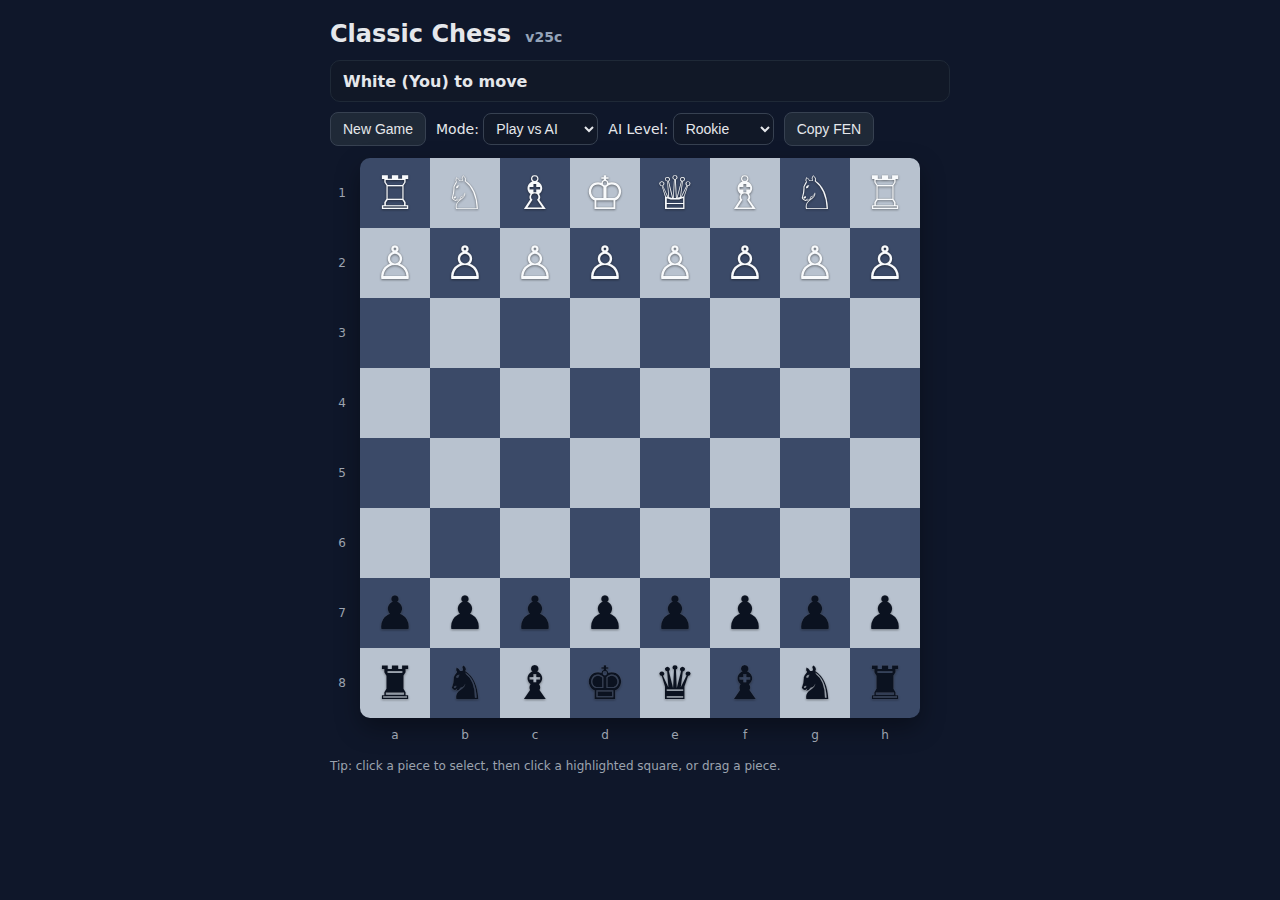
<file: index.html>
<!DOCTYPE html>
<html lang="en">
<head>
  <meta charset="UTF-8" />
  <meta name="viewport" content="width=device-width, initial-scale=1" />
  <title>Classic Chess v25c</title>
  <link rel="stylesheet" href="styles.css" />
</head>
<body>
  <div class="app">
    <h1>Classic Chess <span class="ver">v25c</span></h1>
    <div class="topbar">
      <div id="status" class="status">Loading…</div>
      <div class="controls">
        <button id="resetBtn" type="button">New Game</button>
        <label>Mode:
          <select id="modeSelect">
            <option value="human">Two Players</option>
            <option value="ai" selected>Play vs AI</option>
          </select>
        </label>
        <label id="aiLevelWrap">AI Level:
          <select id="aiLevel">
            <option value="0">Beginner</option>
            <option value="1" selected>Rookie</option>
            <option value="2">Amateur</option>
            <option value="3">Advanced</option>
            <option value="4">Pro</option>
          </select>
        </label>
        <button id="fenBtn" type="button">Copy FEN</button>
      </div>
    </div>

    <div class="board-wrap">
      <div id="board" class="board"></div>
      <div id="filesAxis" class="files-axis"></div>
      <div id="ranksAxis" class="ranks-axis"></div>
    </div>

    <div class="legend">Tip: click a piece to select, then click a highlighted square, or drag a piece.</div>
  </div>

  <!-- Promotion dialog -->
  <div id="promoBackdrop" class="promo-backdrop hidden">
    <div class="promo-dialog">
      <div class="promo-title">Promote to:</div>
      <div class="promo-choices">
        <button data-piece="q"><span class="promo-icon">♕</span><span class="promo-label">Queen</span></button>
        <button data-piece="r"><span class="promo-icon">♖</span><span class="promo-label">Rook</span></button>
        <button data-piece="b"><span class="promo-icon">♗</span><span class="promo-label">Bishop</span></button>
        <button data-piece="n"><span class="promo-icon">♘</span><span class="promo-label">Knight</span></button>
      </div>
    </div>
  </div>

  <div id="toast" class="toast hidden"></div>
  <script src="script.js"></script>
</body>
</html>
</file>
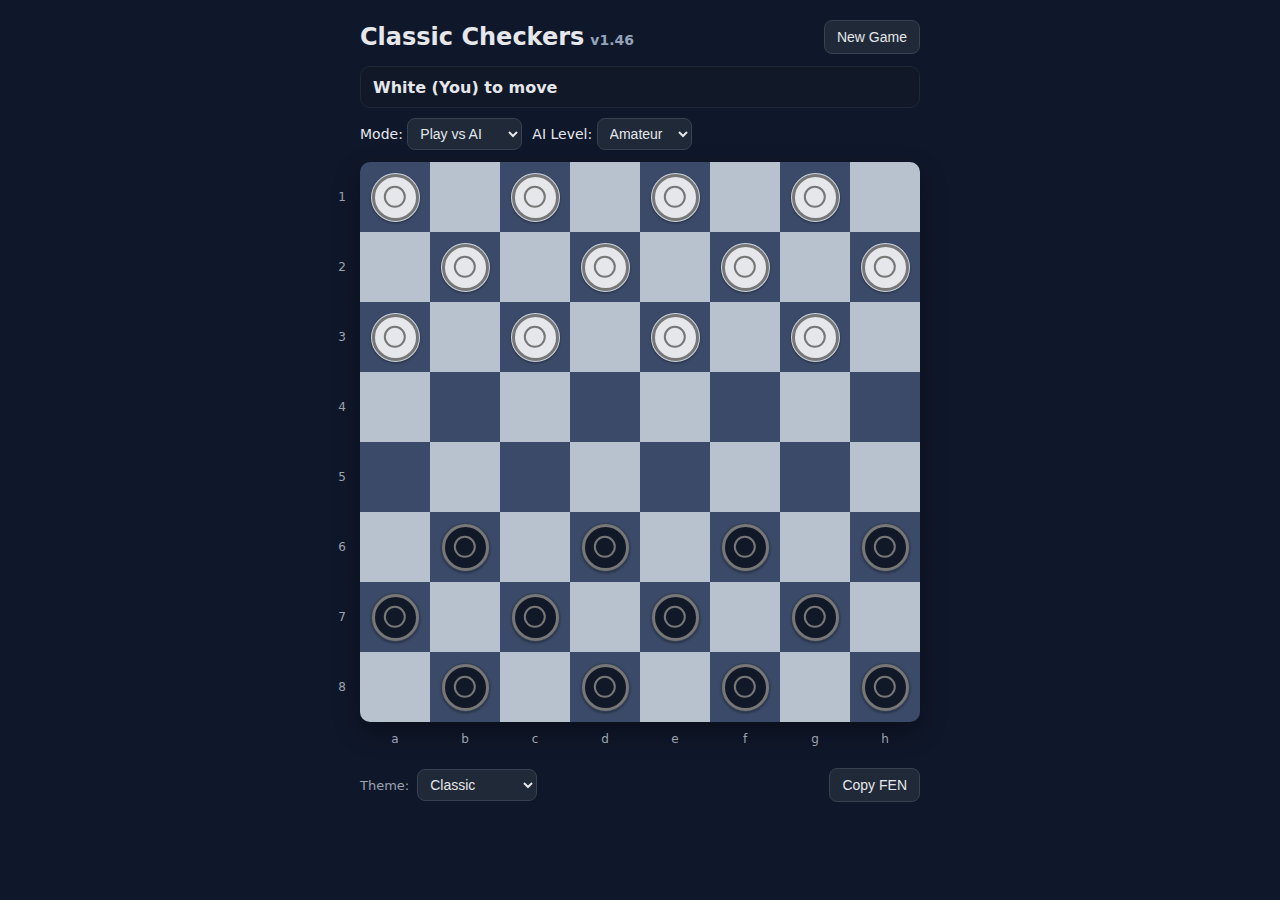
<file: CheckersGPT/index.html>
<!DOCTYPE html>
<html lang="en">
<head>
  <meta charset="UTF-8" />
  <meta name="viewport" content="width=device-width, initial-scale=1" />
  <title>Classic Checkers v1.46</title>
  <link rel="stylesheet" href="styles.css" />
</head>
<body>
  <div class="app">
    <div class="header-row">
      <h1>Classic Checkers<span class="ver">v1.46</span></h1>
      <button id="resetBtn" type="button">New Game</button>
    </div>

    <div class="topbar">
      <div id="status" class="status">Loading…</div>
      <div class="controls">
        <label>Mode:
          <select id="modeSelect">
            <option value="human">Two Players</option>
            <option value="ai" selected>Play vs AI</option>
          </select>
        </label>
        <label id="aiLevelWrap">AI Level:
          <select id="aiLevel">
            <option value="0">Beginner</option>
            <option value="1" selected>Amateur</option>
            <option value="2">Pro</option>
          </select>
        </label>
      </div>
    </div>

    <div class="board-wrap">
      <div id="board" class="board"></div>
      <div id="filesAxis" class="files-axis"></div>
      <div id="ranksAxis" class="ranks-axis"></div>
    </div>

    <div class="bottom-bar">
      <div class="theme-ctrl">
        <label for="themeSelect">Theme:</label>
        <select id="themeSelect">
          <option value="classic">Classic</option>
          <option value="emerald">Emerald</option>
          <option value="sand">Sand</option>
          <option value="mono">Monochrome</option>
          <option value="red">Red</option>
          <option value="brown">Brown</option>
          <option value="magenta">Magenta</option>
        </select>
      </div>
      <button id="fenBtn" type="button">Copy FEN</button>
    </div>
  </div>

  <!-- Promotion dialog -->
  <div id="promoBackdrop" class="promo-backdrop hidden">
    <div class="promo-dialog">
      <div class="promo-title">Promote to:</div>
      <div class="promo-choices">
        <button data-piece="q"><span class="promo-icon">♕</span><span class="promo-label">Queen</span></button>
        <button data-piece="r"><span class="promo-icon">♖</span><span class="promo-label">Rook</span></button>
        <button data-piece="b"><span class="promo-icon">♗</span><span class="promo-label">Bishop</span></button>
        <button data-piece="n"><span class="promo-icon">♘</span><span class="promo-label">Knight</span></button>
      </div>
    </div>
  </div>

  <div id="toast" class="toast hidden"></div>
  <script src="script.js"></script>
</body>
</html>
</file>
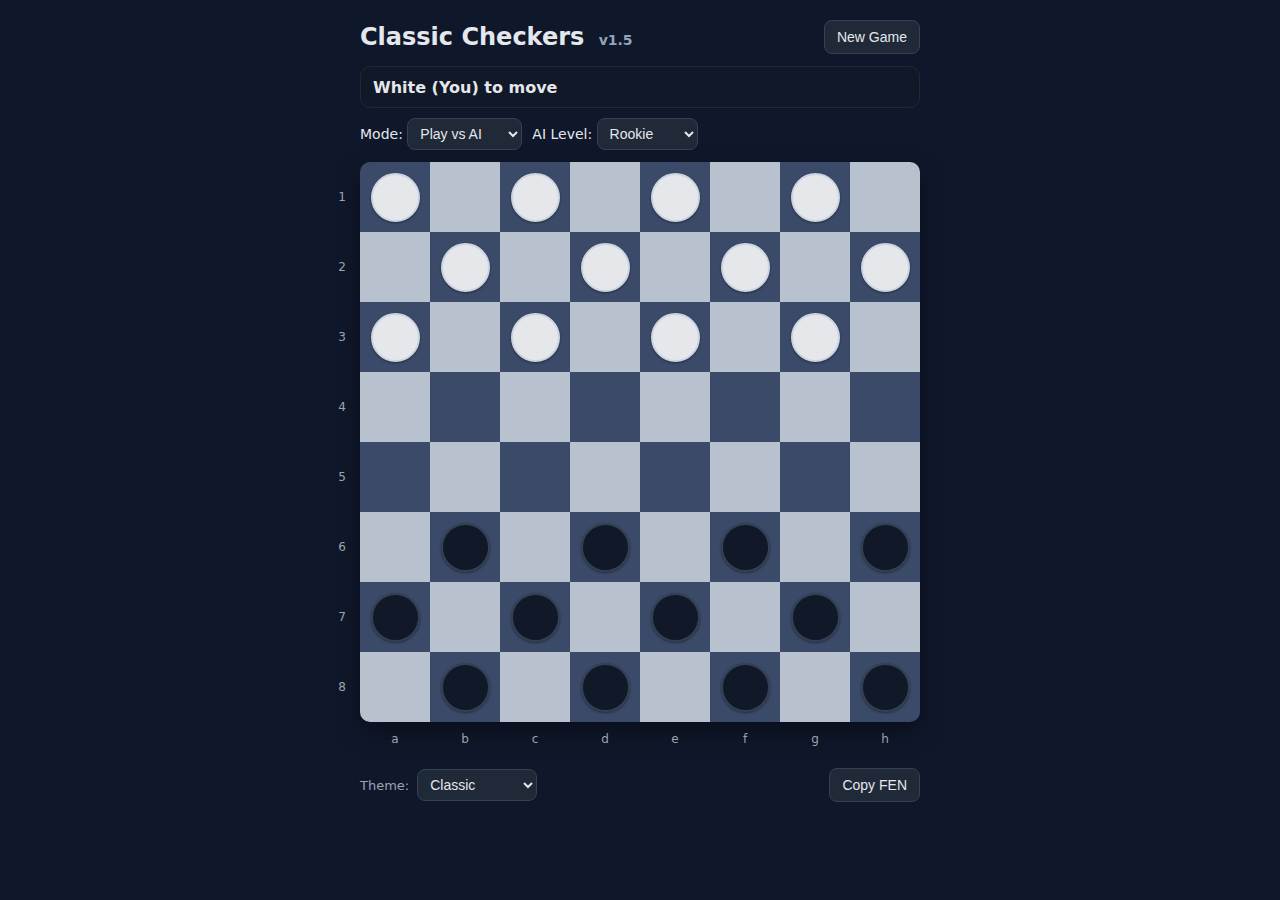
<file: js-checkers-standalone-v1.5/index.html>
<!DOCTYPE html>
<html lang="en">
<head>
  <meta charset="UTF-8" />
  <meta name="viewport" content="width=device-width, initial-scale=1" />
  <title>Classic Checkers v1.5</title>
  <link rel="stylesheet" href="styles.css" />
</head>
<body>
  <div class="app">
    <div class="header-row">
      <h1>Classic Checkers <span class="ver">v1.5</span></h1>
      <button id="resetBtn" type="button">New Game</button>
    </div>

    <div class="topbar">
      <div id="status" class="status">Loading…</div>
      <div class="controls">
        <label>Mode:
          <select id="modeSelect">
            <option value="human">Two Players</option>
            <option value="ai" selected>Play vs AI</option>
          </select>
        </label>
        <label id="aiLevelWrap">AI Level:
          <select id="aiLevel">
            <option value="0">Beginner</option>
            <option value="1" selected>Rookie</option>
            <option value="2">Amateur</option>
            <option value="3">Advanced</option>
            <option value="4">Pro</option>
          </select>
        </label>
      </div>
    </div>

    <div class="board-wrap">
      <div id="board" class="board"></div>
      <div id="filesAxis" class="files-axis"></div>
      <div id="ranksAxis" class="ranks-axis"></div>
    </div>

    <div class="bottom-bar">
      <div class="theme-ctrl">
        <label for="themeSelect">Theme:</label>
        <select id="themeSelect">
          <option value="classic">Classic</option>
          <option value="emerald">Emerald</option>
          <option value="sand">Sand</option>
          <option value="mono">Monochrome</option>
          <option value="red">Red</option>
          <option value="brown">Brown</option>
          <option value="magenta">Magenta</option>
        </select>
      </div>
      <button id="fenBtn" type="button">Copy FEN</button>
    </div>
  </div>

  <!-- Promotion dialog -->
  <div id="promoBackdrop" class="promo-backdrop hidden">
    <div class="promo-dialog">
      <div class="promo-title">Promote to:</div>
      <div class="promo-choices">
        <button data-piece="q"><span class="promo-icon">♕</span><span class="promo-label">Queen</span></button>
        <button data-piece="r"><span class="promo-icon">♖</span><span class="promo-label">Rook</span></button>
        <button data-piece="b"><span class="promo-icon">♗</span><span class="promo-label">Bishop</span></button>
        <button data-piece="n"><span class="promo-icon">♘</span><span class="promo-label">Knight</span></button>
      </div>
    </div>
  </div>

  <div id="toast" class="toast hidden"></div>
  <script src="script.js"></script>
</body>
</html>
</file>
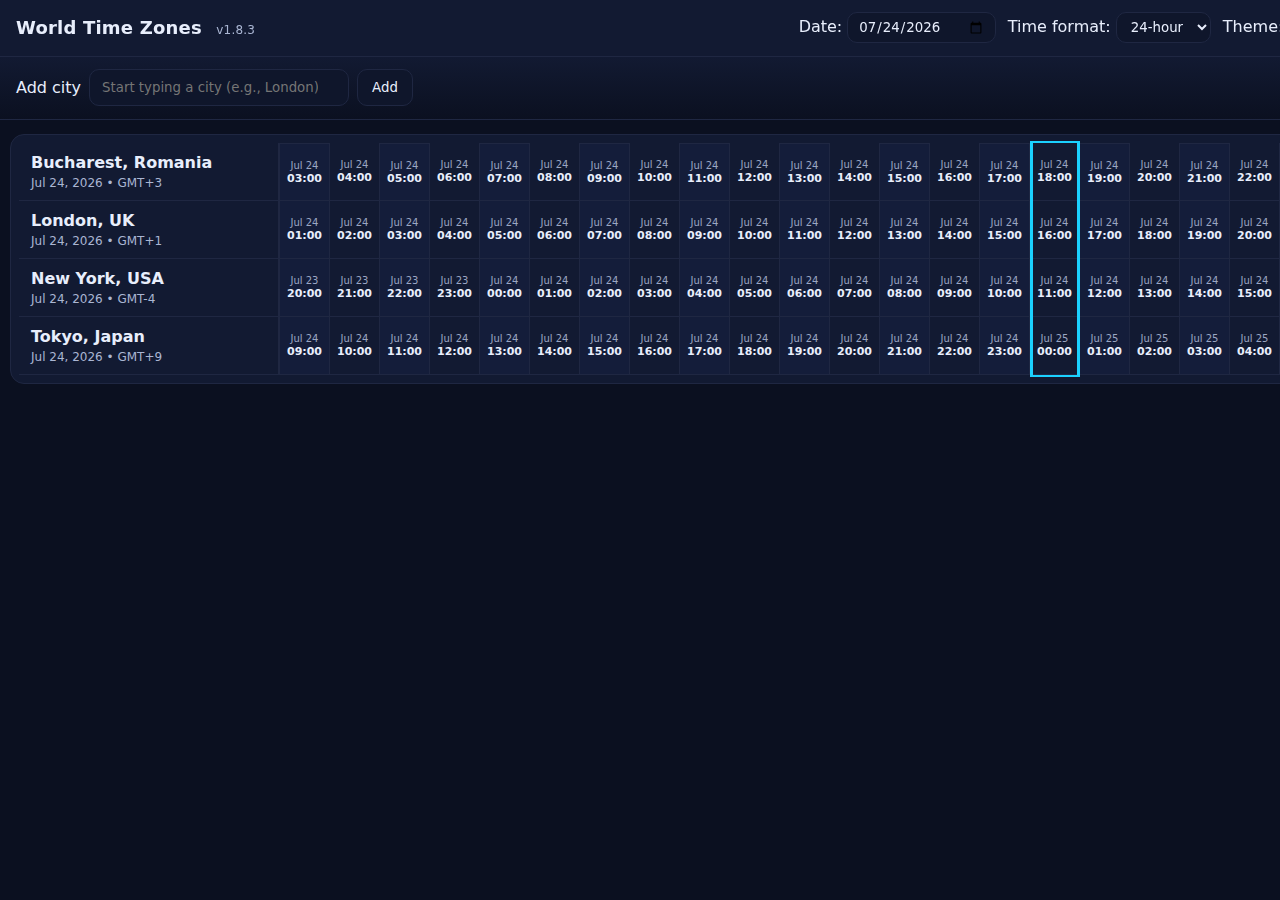
<file: WTZ/index.html>
<!DOCTYPE html>
<html lang="en" data-theme="0">
<head>
  <meta charset="UTF-8" />
  <meta name="viewport" content="width=device-width, initial-scale=1.0"/>
  <title>World Time Zones v1.8.3</title>
  <link rel="stylesheet" href="styles.css"/>
</head>
<body>
  <header class="app-header">
    <div class="maxline header-inner">
      <div class="title-wrap">
        <h1>World Time Zones <small>v1.8.3</small></h1>
      </div>
      <div class="controls">
        <label>Date:
          <input type="date" id="datePicker"/>
        </label>

        <label>Time format:
          <select id="timeFormatSelect">
            <option value="24">24-hour</option>
            <option value="12">AM/PM</option>
          </select>
        </label>

        <label>Theme:
          <select id="themeSelect">
            <option value="0">Midnight (dark)</option>
            <option value="1">Dawn (dark)</option>
            <option value="2">Solar (dark)</option>
            <option value="3">Mono (dark)</option>
            <option value="4">Pearl (light)</option>
            <option value="5">Sand (light)</option>
            <option value="6">Sky (light)</option>
            <option value="7">Paper (light)</option>
          </select>
        </label>

        <button id="resetDateBtn" title="Jump to today">Today</button>
      </div>
    </div>
  </header>

  <section class="add-city">
    <div class="maxline">
      <form id="addCityForm" autocomplete="off">
        <label for="cityInput">Add city</label>
        <input id="cityInput" list="cityList" placeholder="Start typing a city (e.g., London)" />
        <datalist id="cityList"></datalist>
        <button type="submit" class="btn-neutral">Add</button>
        <button id="customTzBtn" type="button" class="btn-neutral">Add with custom time zone</button>
      </form>
    </div>
  </section>

  <main id="gridContainer" class="grid-container">
    <div class="grid" id="timeGrid" role="table" aria-label="City time comparison grid"></div>
  </main>

  <template id="rowTemplate">
    <div class="row" role="row">
      <div class="row-header" role="rowheader">
        <div class="city-name"></div>
        <div class="city-sub"></div>
      </div>
      <div class="timeline" tabindex="0" role="grid"></div>
      <button class="remove-row" title="Remove city" aria-label="Remove">✕</button>
    </div>
  </template>

  <script>
    window.__APP_VERSION__ = "v1.8.3";
  </script>
  <script src="app.js"></script>
</body>
</html>
</file>
<file: styles.css>
:root { --board-size: clamp(340px, 64vmin, 560px); --square: calc(var(--board-size) / 8); --anim-dur: 225ms; }
* { box-sizing: border-box; } body { margin: 0; padding: 20px; background: #0f172a; color: #e5e7eb; font-family: system-ui, -apple-system, Segoe UI, Roboto, Arial, sans-serif; }
h1 { margin: 0 0 12px; font-size: 24px; font-weight: 800; } .ver { font-weight: 700; color: #94a3b8; font-size: 14px; margin-left: 6px; }
.app { max-width: calc(var(--board-size) + 60px); margin: 0 auto; } .topbar { display: grid; gap: 10px; margin-bottom: 12px; }
.status { padding: 10px 12px; background:#111827; border:1px solid #1f2937; border-radius:10px; font-weight:600; min-height: 42px; display:flex; align-items:center; }
.controls { display:flex; gap: 10px; align-items:center; flex-wrap: wrap; } button, select, label { font-size: 14px; }
button { padding: 8px 12px; border-radius:8px; border:1px solid #374151; background:#1f2937; color:#e5e7eb; cursor:pointer; } button:hover { background:#111827; }
select { padding: 6px 8px; border-radius:8px; border:1px solid #374151; background:#111827; color:#e5e7eb; }

.board-wrap{ position: relative; width: var(--board-size); margin: 0 auto; padding-bottom: 40px; }
.board{ width: var(--board-size); aspect-ratio: 1 / 1; border-radius: 10px; overflow: hidden; box-shadow: 0 10px 25px rgba(0,0,0,.35);
  display: grid; grid-template-columns: repeat(8, 1fr); grid-template-rows: repeat(8, 1fr); position: relative;}
.square { width: 100%; height: 100%; display:flex; align-items:center; justify-content:center; user-select: none; position: relative; }
.square.dark { background: #3b4a68; } .square.light { background: #b8c2cf; }

.piece { font-size: calc(var(--square) * 0.66); line-height: 1; filter: drop-shadow(0 1px 1px rgba(0,0,0,.4)); cursor: pointer; transition: transform .08s ease-in-out; }
.piece:active { transform: scale(0.96); } .piece.white { color: #f8fafc; text-shadow: 0 0 1px rgba(0,0,0,0.35); }
.piece.black { color: #0b1220; text-shadow: 0 0 1px rgba(255,255,255,0.25); }

.square.highlight-origin { box-shadow: inset 0 0 0 3px #22c55e; }
.square.highlight-move { box-shadow: inset 0 0 0 3px rgba(34,197,94,.65); }
.square.highlight-capture { box-shadow: inset 0 0 0 3px rgba(239,68,68,.8); }
.square.highlight-check { box-shadow: inset 0 0 0 4px #ef4444; }
.square.highlight-attacker { box-shadow: inset 0 0 0 4px #f59e0b; }

.promo-backdrop { position: fixed; inset: 0; background: rgba(0,0,0,.45); display:flex; align-items:center; justify-content:center; }
.promo-dialog { width: 300px; background:#111827; border: 1px solid #1f2937; border-radius: 12px; padding: 16px; }
.promo-title { font-weight: 700; margin-bottom: 10px; } .promo-choices { display: grid; grid-template-columns: repeat(4, 1fr); gap: 8px; }
.promo-choices button { padding: 10px 8px; }
.hidden { display: none !important; }

.toast { position: fixed; left: 50%; bottom: 18px; transform: translateX(-50%); background:#111827; border:1px solid #1f2937; color:#e5e7eb; padding:10px 14px; border-radius:10px; font-size:13px; box-shadow:0 6px 20px rgba(0,0,0,.35); max-width:90vw; z-index:50 }
.toast.hidden { display: none !important; }

.files-axis { position: absolute; top: calc(100% - 30px); left: 0; width: 100%; display: grid; grid-template-columns: repeat(8, 1fr); font-size: 12px; color: #9ca3af; text-align: center; pointer-events: none; }
.ranks-axis { position: absolute; left: calc(-32px); top: 0; height: var(--board-size); width: 28px; display: grid; grid-template-rows: repeat(8, 1fr); font-size: 12px; color: #9ca3af; place-items: center; pointer-events: none; }

.legend { margin-top: 1px; color:#9ca3af; font-size: 12px; }

.drag-ghost{ position: fixed; z-index: 1000; pointer-events: none; transform: translate(-50%, -50%) scale(1.08); filter: drop-shadow(0 6px 10px rgba(0,0,0,.5));}
.anim-ghost{ position: fixed; z-index: 1000; pointer-events: none; transform: translate(-50%, -50%); transition: transform var(--anim-dur) ease; will-change: transform; filter: drop-shadow(0 6px 10px rgba(0,0,0,.5));}

@media (pointer: coarse), (max-width: 820px){
  #fenBtn { display: none !important; }
}
</file>
<file: CheckersGPT/styles.css>
:root { --board-size: clamp(340px, 64vmin, 560px); --square: calc(var(--board-size) / 8); --anim-dur: 225ms; }
* { box-sizing: border-box; } body { margin: 0; padding: 20px; background: #0f172a; color: #e5e7eb; font-family: system-ui, -apple-system, Segoe UI, Roboto, Arial, sans-serif; }
/* Align containers to board width */
h1 { width: var(--board-size); margin: 0 auto 12px; font-size: 24px; font-weight: 800; }
.ver { font-weight: 700; color: #94a3b8; font-size: 14px; margin-left: 6px; }
.app { max-width: calc(var(--board-size) + 60px); margin: 0 auto; }
/* Header row: title left, New Game right */
.header-row{ width: var(--board-size); margin: 0 auto 12px; display:flex; align-items:center; justify-content:space-between; }
.header-row h1{ margin:0; width:auto; }
/* Topbar aligned to board left edge */
.topbar { width: var(--board-size); margin: 0 auto 12px; display: grid; gap: 10px; }
/* Status width aligned to board */
.status { width: 100%; margin: 0; padding: 10px 12px; background:#111827; border:1px solid #1f2937; border-radius:10px; font-weight:600; min-height: 42px; display:flex; align-items:center; }
.controls { display:flex; gap: 10px; align-items:center; flex-wrap: wrap; } button, select, label { font-size: 14px; }
button { padding: 8px 12px; border-radius:8px; border:1px solid var(--ctrl-border); background: var(--ctrl-bg); color: var(--ctrl-text); cursor:pointer; } button:hover { background: var(--ctrl-hover); }
select { padding: 6px 8px; border-radius:8px; border:1px solid var(--ctrl-border); background: var(--ctrl-bg); color: var(--ctrl-text); }

.board-wrap{ position: relative; width: var(--board-size); margin: 0 auto; padding-bottom: 40px; }
.board{ width: var(--board-size); aspect-ratio: 1 / 1; border-radius: 10px; overflow: hidden; box-shadow: 0 10px 25px rgba(0,0,0,.35);
  display: grid; grid-template-columns: repeat(8, 1fr); grid-template-rows: repeat(8, 1fr); position: relative;}
.square { width: 100%; height: 100%; display:flex; align-items:center; justify-content:center; user-select: none; position: relative; }
.square.dark { background: #3b4a68; } .square.light { background: #b8c2cf; }

.piece { font-size: calc(var(--square) * 0.66); line-height: 1; filter: drop-shadow(0 1px 1px rgba(0,0,0,.4)); cursor: pointer; transition: transform .08s ease-in-out; }
.piece:active { transform: scale(0.96); } .piece.white { color: #f8fafc; text-shadow: 0 0 1px rgba(0,0,0,0.35); }
.piece.black { color: #0b1220; text-shadow: 0 0 1px rgba(255,255,255,0.25); }

.square.highlight-origin { box-shadow: inset 0 0 0 3px #22c55e; }
.square.highlight-move { box-shadow: inset 0 0 0 3px rgba(34,197,94,.65); }
.square.highlight-capture { box-shadow: inset 0 0 0 3px rgba(239,68,68,.8); }
.square.highlight-check { box-shadow: inset 0 0 0 4px #ef4444; }
.square.highlight-attacker { box-shadow: inset 0 0 0 4px #f59e0b; }

.promo-backdrop { position: fixed; inset: 0; background: rgba(0,0,0,.45); display:flex; align-items:center; justify-content:center; }
.promo-dialog { width: 300px; background:#111827; border: 1px solid #1f2937; border-radius: 12px; padding: 16px; }
.promo-title { font-weight: 700; margin-bottom: 10px; } .promo-choices { display: grid; grid-template-columns: repeat(4, 1fr); gap: 8px; }
.promo-choices button { padding: 10px 8px; display:flex; flex-direction:column; align-items:center; gap:6px; }
.promo-icon { font-size: calc(var(--square) * 0.6); line-height: 1; }
.promo-label { font-size: 13px; }
.hidden { display: none !important; }

.toast { position: fixed; left: 50%; bottom: 18px; transform: translateX(-50%); background:#111827; border:1px solid #1f2937; color:#e5e7eb; padding:10px 14px; border-radius:10px; font-size:13px; box-shadow:0 6px 20px rgba(0,0,0,.35); max-width:90vw; z-index:50 }
.toast.hidden { display: none !important; }

.files-axis { position: absolute; top: calc(100% - 30px); left: 0; width: 100%; display: grid; grid-template-columns: repeat(8, 1fr); font-size: 12px; color: #9ca3af; text-align: center; pointer-events: none; }
.ranks-axis { position: absolute; left: calc(-32px); top: 0; height: var(--board-size); width: 28px; display: grid; grid-template-rows: repeat(8, 1fr); font-size: 12px; color: #9ca3af; place-items: center; pointer-events: none; }

.bottom-bar{ width: var(--board-size); margin: 6px auto 0; display:flex; justify-content:space-between; align-items:center; gap:12px; }
.theme-ctrl{ display:flex; align-items:center; gap:8px; }
.theme-ctrl label{ font-size: 13px; color: var(--axis-color); }

.drag-ghost{ position: fixed; z-index: 1000; pointer-events: none; transform: translate(-50%, -50%) scale(1.08); filter: drop-shadow(0 6px 10px rgba(0,0,0,.5));}
.anim-ghost{ position: fixed; z-index: 1000; pointer-events: none; transform: translate(-50%, -50%); transition: transform var(--anim-dur) ease; will-change: transform; filter: drop-shadow(0 6px 10px rgba(0,0,0,.5));}

/* === THEME VARS (same as v26) === */
:root {
  --bg: #0f172a;            /* Classic */
  --text: #e5e7eb;
  --square-light: #b8c2cf;
  --square-dark:  #3b4a68;
  --axis-color:   #9ca3af;
  --ctrl-bg:      #1f2937;
  --ctrl-border:  #374151;
  --ctrl-hover:   #111827;
  --ctrl-text:    #e5e7eb;
}
:root[data-theme="classic"] {
  --bg: #0f172a;
  --text: #e5e7eb;
  --square-light: #b8c2cf;
  --square-dark:  #3b4a68;
  --axis-color:   #9ca3af;
  --ctrl-bg:      #1f2937;
  --ctrl-border:  #374151;
  --ctrl-hover:   #111827;
  --ctrl-text:    #e5e7eb;
}
:root[data-theme="emerald"] {
  --bg: #052e2b;
  --text: #e5e7eb;
  --square-light: #a7d8c9;
  --square-dark:  #2f6f66;
  --axis-color:   #c7fff2;
  --ctrl-bg:      #1b4e48;
  --ctrl-border:  #2a6d64;
  --ctrl-hover:   #113835;
  --ctrl-text:    #e5e7eb;
}
:root[data-theme="mono"] {
  --bg: #111111;
  --text: #f1f5f9;
  --square-light: #c7c7c7;
  --square-dark:  #505050;
  --axis-color:   #a1a1aa;
  --ctrl-bg:      #2a2a2a;
  --ctrl-border:  #3a3a3a;
  --ctrl-hover:   #1a1a1a;
  --ctrl-text:    #f1f5f9;
}
:root[data-theme="sand"] {
  --bg: #b08968;
  --text: #000;
  --square-light: #f0e3c2;
  --square-dark:  #d3b58c;
  --axis-color:   #000;
  --ctrl-bg:      #9a7754;
  --ctrl-border:  #8a6a49;
  --ctrl-hover:   #835f44;
  --ctrl-text:    #000;
}
:root[data-theme="red"] {
  --bg: #2b0606;
  --text: #f2e8e8;
  --square-light: #e0a3a3;
  --square-dark:  #8b2f2f;
  --axis-color:   #f3c5c5;
  --ctrl-bg:      #732020;
  --ctrl-border:  #8b2f2f;
  --ctrl-hover:   #5a1919;
  --ctrl-text:    #f8f9fa;
}
:root[data-theme="brown"] {
  --bg: #2b1a12;
  --text: #f2ece6;
  --square-light: #c9a57a;
  --square-dark:  #8b5a2b;
  --axis-color:   #d6c4b0;
  --ctrl-bg:      #6e4524;
  --ctrl-border:  #8b5a2b;
  --ctrl-hover:   #5a3a1e;
  --ctrl-text:    #f8f9fa;
}
:root[data-theme="magenta"] {
  --bg: #2a062b;
  --text: #fbe9fb;
  --square-light: #e0a3d8;
  --square-dark:  #8b2f7a;
  --axis-color:   #f6c3f0;
  --ctrl-bg:      #6e2a65;
  --ctrl-border:  #8b2f7a;
  --ctrl-hover:   #571f50;
  --ctrl-text:    #f8f9fa;
}

/* Apply theme vars */
body { background: var(--bg); color: var(--text); }
.square.dark { background: var(--square-dark); }
.square.light { background: var(--square-light); }
.files-axis, .ranks-axis { color: var(--axis-color); }

:root:not([data-theme="classic"]) .status { background: var(--ctrl-bg); border-color: var(--ctrl-border); color: var(--ctrl-text); }
:root:not([data-theme="classic"]) .ver { color: var(--text); }

:root[data-theme="sand"] .board { box-shadow: none; }

/* Mobile: hide FEN; add side margins ONLY on width (desktop unaffected) */
@media (max-width: 820px){
  #fenBtn { display: none !important; }
  .app {    padding-left: 10px; padding-right: 10px; }
}




/* Checkers rendering — top view (flat) */
.piece.checker { display:flex; align-items:center; justify-content:center; position: relative; }
.piece.checker .disk { width: calc(var(--square) * .7); height: calc(var(--square) * .7); border-radius: 50%; border: 2px solid rgba(0,0,0,.35); }
.piece.checker.white .disk { background: #e5e7eb; border-color: #cbd5e1; }
.piece.checker.black .disk { background: #111827; border-color: #334155; }
.piece.checker.king .disk { outline: 3px solid #f59e0b; outline-offset: -4px; }
.piece.checker .ring { position:absolute; width: calc(var(--square) * .38); height: calc(var(--square) * .38);
  border-radius: 50%; border: 3px solid #f59e0b; pointer-events: none; }
.piece.checker.white .ring { border-color: #d97706; }
.piece.checker.black .ring { border-color: #fbbf24; }


/* v1.20 — CSS-only top-view ghosts (no JS changes) */
.piece.drag-ghost, .piece.anim-ghost { 
  font-size: 0; line-height: 0; position: fixed; z-index: 1000; pointer-events: none;
  transform: translate(-50%, -50%);
}

/* draw the disk */
.piece.drag-ghost::after, .piece.anim-ghost::after {
  content: ""; display: block;
  width: calc(var(--square) * .7); height: calc(var(--square) * .7);
  border-radius: 50%;
  border: 2px solid rgba(0,0,0,.35);
  box-sizing: border-box;
}
.piece.drag-ghost.white::after, .piece.anim-ghost.white::after { background: #e5e7eb; border-color: #cbd5e1; }
.piece.drag-ghost.black::after, .piece.anim-ghost.black::after { background: #111827; border-color: #334155; }

/* optional king ring if the class is present */
.piece.drag-ghost.king::before, .piece.anim-ghost.king::before {
  content: ""; position: absolute; top: 50%; left: 50%;
  width: calc(var(--square) * .38); height: calc(var(--square) * .38);
  transform: translate(-50%, -50%);
  border-radius: 50%; border: 3px solid #f59e0b; box-sizing: border-box;
}


/* v1.21 updated checker disk styles */
.piece.checker.white .disk {
  background: #e5e7eb; border-color: #cbd5e1;
  outline: 3px solid #777777; outline-offset: -4px;
}
.piece.checker.black .disk {
  background: #111827; border-color: #334155;
  outline: 3px solid #777777; outline-offset: -4px;
}


/* v1.22 inner gray circle for non-king checkers */
.piece.checker.white .disk::before,
.piece.checker.black .disk::before {
  content: "";
  position: absolute;
  top: 50%; left: 50%;
  width: calc(var(--square) * .32);
  height: calc(var(--square) * .32);
  transform: translate(-50%, -50%);
  border-radius: 50%;
  border: 2px solid #777777;
  box-sizing: border-box;
}


/* v1.23 — ghost visuals match static normal (non-king) checkers */
/* Outer gray outline on ghost disks */
.piece.drag-ghost::after,
.piece.anim-ghost::after {
  outline: 3px solid #777777;
  outline-offset: -4px;
}

/* Inner gray circle for non-king ghosts */
.piece.drag-ghost:not(.king)::before,
.piece.anim-ghost:not(.king)::before {
  content: "";
  position: absolute;
  top: 50%; left: 50%;
  width: calc(var(--square) * .32);
  height: calc(var(--square) * .32);
  transform: translate(-50%, -50%);
  border-radius: 50%;
  border: 2px solid #777777;
  box-sizing: border-box;
}


/* v1.24 — Fix king ring/outline colors */

/* Static KING outer circle should be yellow (overrides gray from v1.21) */
.piece.checker.king .disk {
  outline: 3px solid #f59e0b;
  outline-offset: -4px;
}

/* Ghost KING outer circle should be yellow (overrides gray from v1.23) */
.piece.drag-ghost.king::after,
.piece.anim-ghost.king::after {
  outline: 3px solid #f59e0b;
}

/* Ghost KING inner ring stays yellow (these exist from v1.20, keeping for clarity) */
.piece.drag-ghost.king::before,
.piece.anim-ghost.king::before {
  content: "";
  position: absolute;
  top: 50%; left: 50%;
  width: calc(var(--square) * .38);
  height: calc(var(--square) * .38);
  transform: translate(-50%, -50%);
  border-radius: 50%;
  border: 3px solid #f59e0b;
  box-sizing: border-box;
}
</file>
<file: js-checkers-standalone-v1.5/styles.css>
:root { --board-size: clamp(340px, 64vmin, 560px); --square: calc(var(--board-size) / 8); --anim-dur: 225ms; }
* { box-sizing: border-box; } body { margin: 0; padding: 20px; background: #0f172a; color: #e5e7eb; font-family: system-ui, -apple-system, Segoe UI, Roboto, Arial, sans-serif; }
/* Align containers to board width */
h1 { width: var(--board-size); margin: 0 auto 12px; font-size: 24px; font-weight: 800; }
.ver { font-weight: 700; color: #94a3b8; font-size: 14px; margin-left: 6px; }
.app { max-width: calc(var(--board-size) + 60px); margin: 0 auto; }
/* Header row: title left, New Game right */
.header-row{ width: var(--board-size); margin: 0 auto 12px; display:flex; align-items:center; justify-content:space-between; }
.header-row h1{ margin:0; width:auto; }
/* Topbar aligned to board left edge */
.topbar { width: var(--board-size); margin: 0 auto 12px; display: grid; gap: 10px; }
/* Status width aligned to board */
.status { width: 100%; margin: 0; padding: 10px 12px; background:#111827; border:1px solid #1f2937; border-radius:10px; font-weight:600; min-height: 42px; display:flex; align-items:center; }
.controls { display:flex; gap: 10px; align-items:center; flex-wrap: wrap; } button, select, label { font-size: 14px; }
button { padding: 8px 12px; border-radius:8px; border:1px solid var(--ctrl-border); background: var(--ctrl-bg); color: var(--ctrl-text); cursor:pointer; } button:hover { background: var(--ctrl-hover); }
select { padding: 6px 8px; border-radius:8px; border:1px solid var(--ctrl-border); background: var(--ctrl-bg); color: var(--ctrl-text); }

.board-wrap{ position: relative; width: var(--board-size); margin: 0 auto; padding-bottom: 40px; }
.board{ width: var(--board-size); aspect-ratio: 1 / 1; border-radius: 10px; overflow: hidden; box-shadow: 0 10px 25px rgba(0,0,0,.35);
  display: grid; grid-template-columns: repeat(8, 1fr); grid-template-rows: repeat(8, 1fr); position: relative;}
.square { width: 100%; height: 100%; display:flex; align-items:center; justify-content:center; user-select: none; position: relative; }
.square.dark { background: #3b4a68; } .square.light { background: #b8c2cf; }

.piece { font-size: calc(var(--square) * 0.66); line-height: 1; filter: drop-shadow(0 1px 1px rgba(0,0,0,.4)); cursor: pointer; transition: transform .08s ease-in-out; }
.piece:active { transform: scale(0.96); } .piece.white { color: #f8fafc; text-shadow: 0 0 1px rgba(0,0,0,0.35); }
.piece.black { color: #0b1220; text-shadow: 0 0 1px rgba(255,255,255,0.25); }

.square.highlight-origin { box-shadow: inset 0 0 0 3px #22c55e; }
.square.highlight-move { box-shadow: inset 0 0 0 3px rgba(34,197,94,.65); }
.square.highlight-capture { box-shadow: inset 0 0 0 3px rgba(239,68,68,.8); }
.square.highlight-check { box-shadow: inset 0 0 0 4px #ef4444; }
.square.highlight-attacker { box-shadow: inset 0 0 0 4px #f59e0b; }

.promo-backdrop { position: fixed; inset: 0; background: rgba(0,0,0,.45); display:flex; align-items:center; justify-content:center; }
.promo-dialog { width: 300px; background:#111827; border: 1px solid #1f2937; border-radius: 12px; padding: 16px; }
.promo-title { font-weight: 700; margin-bottom: 10px; } .promo-choices { display: grid; grid-template-columns: repeat(4, 1fr); gap: 8px; }
.promo-choices button { padding: 10px 8px; display:flex; flex-direction:column; align-items:center; gap:6px; }
.promo-icon { font-size: calc(var(--square) * 0.6); line-height: 1; }
.promo-label { font-size: 13px; }
.hidden { display: none !important; }

.toast { position: fixed; left: 50%; bottom: 18px; transform: translateX(-50%); background:#111827; border:1px solid #1f2937; color:#e5e7eb; padding:10px 14px; border-radius:10px; font-size:13px; box-shadow:0 6px 20px rgba(0,0,0,.35); max-width:90vw; z-index:50 }
.toast.hidden { display: none !important; }

.files-axis { position: absolute; top: calc(100% - 30px); left: 0; width: 100%; display: grid; grid-template-columns: repeat(8, 1fr); font-size: 12px; color: #9ca3af; text-align: center; pointer-events: none; }
.ranks-axis { position: absolute; left: calc(-32px); top: 0; height: var(--board-size); width: 28px; display: grid; grid-template-rows: repeat(8, 1fr); font-size: 12px; color: #9ca3af; place-items: center; pointer-events: none; }

.bottom-bar{ width: var(--board-size); margin: 6px auto 0; display:flex; justify-content:space-between; align-items:center; gap:12px; }
.theme-ctrl{ display:flex; align-items:center; gap:8px; }
.theme-ctrl label{ font-size: 13px; color: var(--axis-color); }

.drag-ghost{ position: fixed; z-index: 1000; pointer-events: none; transform: translate(-50%, -50%) scale(1.08); filter: drop-shadow(0 6px 10px rgba(0,0,0,.5));}
.anim-ghost{ position: fixed; z-index: 1000; pointer-events: none; transform: translate(-50%, -50%); transition: transform var(--anim-dur) ease; will-change: transform; filter: drop-shadow(0 6px 10px rgba(0,0,0,.5));}

/* === THEME VARS (same as v26) === */
:root {
  --bg: #0f172a;            /* Classic */
  --text: #e5e7eb;
  --square-light: #b8c2cf;
  --square-dark:  #3b4a68;
  --axis-color:   #9ca3af;
  --ctrl-bg:      #1f2937;
  --ctrl-border:  #374151;
  --ctrl-hover:   #111827;
  --ctrl-text:    #e5e7eb;
}
:root[data-theme="classic"] {
  --bg: #0f172a;
  --text: #e5e7eb;
  --square-light: #b8c2cf;
  --square-dark:  #3b4a68;
  --axis-color:   #9ca3af;
  --ctrl-bg:      #1f2937;
  --ctrl-border:  #374151;
  --ctrl-hover:   #111827;
  --ctrl-text:    #e5e7eb;
}
:root[data-theme="emerald"] {
  --bg: #052e2b;
  --text: #e5e7eb;
  --square-light: #a7d8c9;
  --square-dark:  #2f6f66;
  --axis-color:   #c7fff2;
  --ctrl-bg:      #1b4e48;
  --ctrl-border:  #2a6d64;
  --ctrl-hover:   #113835;
  --ctrl-text:    #e5e7eb;
}
:root[data-theme="mono"] {
  --bg: #111111;
  --text: #f1f5f9;
  --square-light: #c7c7c7;
  --square-dark:  #505050;
  --axis-color:   #a1a1aa;
  --ctrl-bg:      #2a2a2a;
  --ctrl-border:  #3a3a3a;
  --ctrl-hover:   #1a1a1a;
  --ctrl-text:    #f1f5f9;
}
:root[data-theme="sand"] {
  --bg: #b08968;
  --text: #000;
  --square-light: #f0e3c2;
  --square-dark:  #d3b58c;
  --axis-color:   #000;
  --ctrl-bg:      #9a7754;
  --ctrl-border:  #8a6a49;
  --ctrl-hover:   #835f44;
  --ctrl-text:    #000;
}
:root[data-theme="red"] {
  --bg: #2b0606;
  --text: #f2e8e8;
  --square-light: #e0a3a3;
  --square-dark:  #8b2f2f;
  --axis-color:   #f3c5c5;
  --ctrl-bg:      #732020;
  --ctrl-border:  #8b2f2f;
  --ctrl-hover:   #5a1919;
  --ctrl-text:    #f8f9fa;
}
:root[data-theme="brown"] {
  --bg: #2b1a12;
  --text: #f2ece6;
  --square-light: #c9a57a;
  --square-dark:  #8b5a2b;
  --axis-color:   #d6c4b0;
  --ctrl-bg:      #6e4524;
  --ctrl-border:  #8b5a2b;
  --ctrl-hover:   #5a3a1e;
  --ctrl-text:    #f8f9fa;
}
:root[data-theme="magenta"] {
  --bg: #2a062b;
  --text: #fbe9fb;
  --square-light: #e0a3d8;
  --square-dark:  #8b2f7a;
  --axis-color:   #f6c3f0;
  --ctrl-bg:      #6e2a65;
  --ctrl-border:  #8b2f7a;
  --ctrl-hover:   #571f50;
  --ctrl-text:    #f8f9fa;
}

/* Apply theme vars */
body { background: var(--bg); color: var(--text); }
.square.dark { background: var(--square-dark); }
.square.light { background: var(--square-light); }
.files-axis, .ranks-axis { color: var(--axis-color); }

:root:not([data-theme="classic"]) .status { background: var(--ctrl-bg); border-color: var(--ctrl-border); color: var(--ctrl-text); }
:root:not([data-theme="classic"]) .ver { color: var(--text); }

:root[data-theme="sand"] .board { box-shadow: none; }

/* Mobile: hide FEN; add side margins ONLY on width (desktop unaffected) */
@media (max-width: 820px){
  #fenBtn { display: none !important; }
  .app { padding-left: 6px; padding-right: 6px; }
}




/* Checkers rendering — top view (flat) */
.piece.checker { display:flex; align-items:center; justify-content:center; position: relative; }
.piece.checker .disk { width: calc(var(--square) * .7); height: calc(var(--square) * .7); border-radius: 50%; border: 2px solid rgba(0,0,0,.35); }
.piece.checker.white .disk { background: #e5e7eb; border-color: #cbd5e1; }
.piece.checker.black .disk { background: #111827; border-color: #334155; }
.piece.checker.king .disk { outline: 3px solid #f59e0b; outline-offset: -4px; }
.piece.checker .ring { position:absolute; width: calc(var(--square) * .38); height: calc(var(--square) * .38);
  border-radius: 50%; border: 3px solid #f59e0b; pointer-events: none; }
.piece.checker.white .ring { border-color: #d97706; }
.piece.checker.black .ring { border-color: #fbbf24; }
</file>
<file: WTZ/styles.css>
:root{
  --bg: #0b1020;
  --panel: #121a32;
  --panel-2: #0f162b;
  --text: #e8eefc;
  --muted: #aab6d3;
  --accent: #5aa1ff;
  --accent-2: #9be37d;
  --danger: #ff6b6b;
  --grid-border: #1f2742;
  --hour-alt: #141d3a;
  --focus: #1bd1ff;
  --radius: 14px;

  --cell-width: 50px;
  --time-font-size: 11px;

  --city-col: 260px;
  --remove-col: 44px;

  --grid-pad-x: 8px;
  --grid-pad-y: 8px;
  --grid-pad: calc(var(--grid-pad-x) * 2);
  --grid-border-w: 2px;
}

/* DARK THEMES */
html[data-theme="0"] {
  --bg:#0b1020; --panel:#121a32; --panel-2:#0f162b; --text:#e8eefc; --muted:#aab6d3;
  --accent:#5aa1ff; --accent-2:#9be37d; --grid-border:#1f2742; --hour-alt:#141d3a; --focus:#1bd1ff;
}
html[data-theme="1"] {
  --bg:#1b0f22; --panel:#2a1934; --panel-2:#241530; --text:#ffeef8; --muted:#e9cfe3;
  --accent:#ff86c8; --accent-2:#ffd166; --grid-border:#3a2147; --hour-alt:#2e1b3a; --focus:#ff9dd6;
}
html[data-theme="2"] {
  --bg:#0b1b10; --panel:#0f2516; --panel-2:#0c1f13; --text:#e9ffe9; --muted:#bfe6c7;
  --accent:#7df9a3; --accent-2:#6ac2ff; --grid-border:#163022; --hour-alt:#13281c; --focus:#8cffbf;
}
html[data-theme="3"] {
  --bg:#0c0c0c; --panel:#141414; --panel-2:#111; --text:#f0f0f0; --muted:#bbb;
  --accent:#8ad; --accent-2:#ddd; --grid-border:#222; --hour-alt:#171717; --focus:#aaa;
}

/* LIGHT THEMES */
html[data-theme="4"] { /* Pearl */
  --bg:#f7f8fb; --panel:#ffffff; --panel-2:#f3f5fa; --text:#1d2433; --muted:#5b6b85;
  --accent:#3a7bff; --accent-2:#2f9e44; --grid-border:#d9e0ee; --hour-alt:#eef1f8; --focus:#3a7bff;
}
html[data-theme="5"] { /* Sand */
  --bg:#fbf7f1; --panel:#fffaf2; --panel-2:#fff6e6; --text:#2a2430; --muted:#6b6153;
  --accent:#e09f3e; --accent-2:#3a86ff; --grid-border:#eadfcd; --hour-alt:#f8eedf; --focus:#e09f3e;
}
html[data-theme="6"] { /* Sky */
  --bg:#eaf2ff;
  --panel:#f9fbff;
  --panel-2:#e2edff;
  --text:#122033;
  --muted:#4b5d78;
  --accent:#2b8aef;
  --accent-2:#22b8cf;
  --grid-border:#c7dcff;
  --hour-alt:#dfeaff;
  --focus:#2b8aef;
}
html[data-theme="7"] { /* Paper */
  --bg:#ffffff; --panel:#ffffff; --panel-2:#f7f7f7; --text:#141414; --muted:#6a6a6a;
  --accent:#111827; --accent-2:#16a34a; --grid-border:#e5e5e5; --hour-alt:#f3f3f3; --focus:#111827;
}

* { box-sizing: border-box; }
html, body { margin:0; padding:0; height:100%; background: var(--bg); color: var(--text); font-family: system-ui, -apple-system, Segoe UI, Roboto, Ubuntu, Cantarell, Noto Sans, Arial, 'Apple Color Emoji', 'Segoe UI Emoji', 'Segoe UI Symbol'; }

/* Normalize form controls font */
input, select, button { font-family: inherit; }

/* Header */
.app-header {
  background: var(--panel);
  position: sticky; top:0; z-index: 10;
}
.header-inner {
  position: relative;
  display:flex; align-items:center; justify-content:space-between;
  gap: 16px; padding: 12px 16px 14px;
  width: calc(var(--city-col) + (24 * var(--cell-width)) + var(--remove-col) + var(--grid-pad) + var(--grid-border-w));
  margin: 0 auto; /* align to grid edges */
}
/* Bottom separator aligned to grid width only */
.header-inner::after {
  content:""; position:absolute; left:0; right:0; bottom:0;
  border-bottom: 1px solid var(--grid-border);
}
.title-wrap h1 { margin:0; font-size: 18px; font-weight: 700; letter-spacing:.2px; }
.title-wrap h1 small { font-weight: 400; color: var(--muted); font-size: 12px; margin-left: 8px; }

.controls { display:flex; gap: 12px; align-items:center; flex-wrap: wrap; }
.controls input[type="date"], .controls select, .controls button {
  background: var(--panel-2); color: var(--text); border:1px solid var(--grid-border);
  border-radius: 10px; padding: 6px 10px; box-shadow: none;
  transition: border-color .15s ease, background-color .15s ease, color .15s ease, box-shadow .15s ease;
}
/* Hover highlight for actionable controls */
.controls input[type="date"]:hover,
.controls select:hover,
.controls button:hover,
#addCityForm .btn-neutral:hover,
#cityInput:hover,
.remove-row:hover {
  border-color: var(--accent);
  box-shadow: 0 0 0 2px rgba(90,161,255,.35);
}

/* Add-city bar */
.add-city {
  background: linear-gradient(180deg, var(--panel), transparent);
}
.add-city .maxline {
  position: relative;
  width: calc(var(--city-col) + (24 * var(--cell-width)) + var(--remove-col) + var(--grid-pad) + var(--grid-border-w));
  margin: 0 auto;
  padding: 12px 16px 14px;
}
/* Bottom separator aligned to grid width only */
.add-city .maxline::after {
  content:""; position:absolute; left:0; right:0; bottom:0;
  border-bottom: 1px solid var(--grid-border);
}
#addCityForm { display:flex; gap: 8px; align-items:center; flex-wrap: wrap; }
#cityInput {
  min-width: 260px; padding: 10px 12px; border-radius: 10px;
  border:1px solid var(--grid-border); background: var(--panel-2); color: var(--text);
  transition: border-color .15s ease, box-shadow .15s ease;
}
/* Apply "Today" neutral style to Add buttons */
#addCityForm .btn-neutral {
  background: var(--panel-2); color: var(--text); border:1px solid var(--grid-border);
  padding: 10px 14px; border-radius: 10px; cursor:pointer;
  transition: border-color .15s ease, box-shadow .15s ease, background-color .15s ease, color .15s ease;
}

/* Hide (but keep in DOM) the custom time zone button */
#customTzBtn { display: none; }

/* Grid */
.grid-container { padding: 14px 10px 40px; overflow: auto; }
.grid {
  position: relative;
  background: var(--panel); border:1px solid var(--grid-border); border-radius: var(--radius);
  padding: var(--grid-pad-y) var(--grid-pad-x);
  width: max-content; margin: 0 auto; /* center horizontally */
}
/* Tall focus bar with caps */
.grid .focus-bar {
  position: absolute;
  top: calc(var(--grid-pad-y) - 2px);
  bottom: calc(var(--grid-pad-y) - 2px);
  width: var(--cell-width);
  background: transparent;
  border-left: 3px solid var(--focus);
  border-right: 3px solid var(--focus);
  border-top: 2px solid var(--focus);
  border-bottom: 2px solid var(--focus);
  pointer-events: none;
  z-index: 2;
}

.row {
  display:grid; grid-template-columns: var(--city-col) calc(24 * var(--cell-width)) var(--remove-col);
  align-items: stretch; border-bottom: 1px solid var(--grid-border);
  position: relative;
}
.row:last-child { border-bottom: none; }
.row-header {
  padding: 10px 12px;
  display:flex; flex-direction: column; justify-content:center; gap: 4px;
  border-right: 1px solid var(--grid-border);
}
.city-name { font-weight:700; }
.city-sub { font-size:12px; color: var(--muted); }

/* Remove button */
.remove-row {
  width: 100%; height: 100%;
  background: transparent;
  border: 0.75px solid var(--grid-border);
  border-radius: 10px;
  color: var(--accent);
  font-size: 18px; cursor:pointer;
  transition: border-color .15s ease, box-shadow .15s ease, background-color .15s ease, color .15s ease;
}
.remove-row:hover { color: var(--danger); }

/* Timeline */
.timeline {
  display:grid; grid-template-columns: repeat(24, var(--cell-width));
  gap: 0; position: relative; outline: none;
  width: calc(24 * var(--cell-width));
}
.hour {
  padding: 8px 4px; border-left: 1px solid var(--grid-border);
  display:flex; flex-direction: column; gap:2px; align-items:center; justify-content:center;
  font-size: 11px; color: var(--muted); min-height: 48px;
}
/* alternating column background */
.hour:nth-child(odd){ background: var(--hour-alt); }
/* top/bottom borders for darker columns at the very first and very last row */
.grid > .row:first-child .timeline .hour:nth-child(odd){ border-top: 1px solid var(--grid-border); }
.grid > .row:last-child  .timeline .hour:nth-child(odd){ border-bottom: 1px solid var(--grid-border); }

.hour .date { opacity:.9; user-select: none; font-size: 10px; color: var(--muted); white-space: nowrap; line-height: 1.1; }
.hour .time { font-weight:600; color: var(--text); font-size: var(--time-font-size); white-space: nowrap; line-height: 1.1; }
</file>
